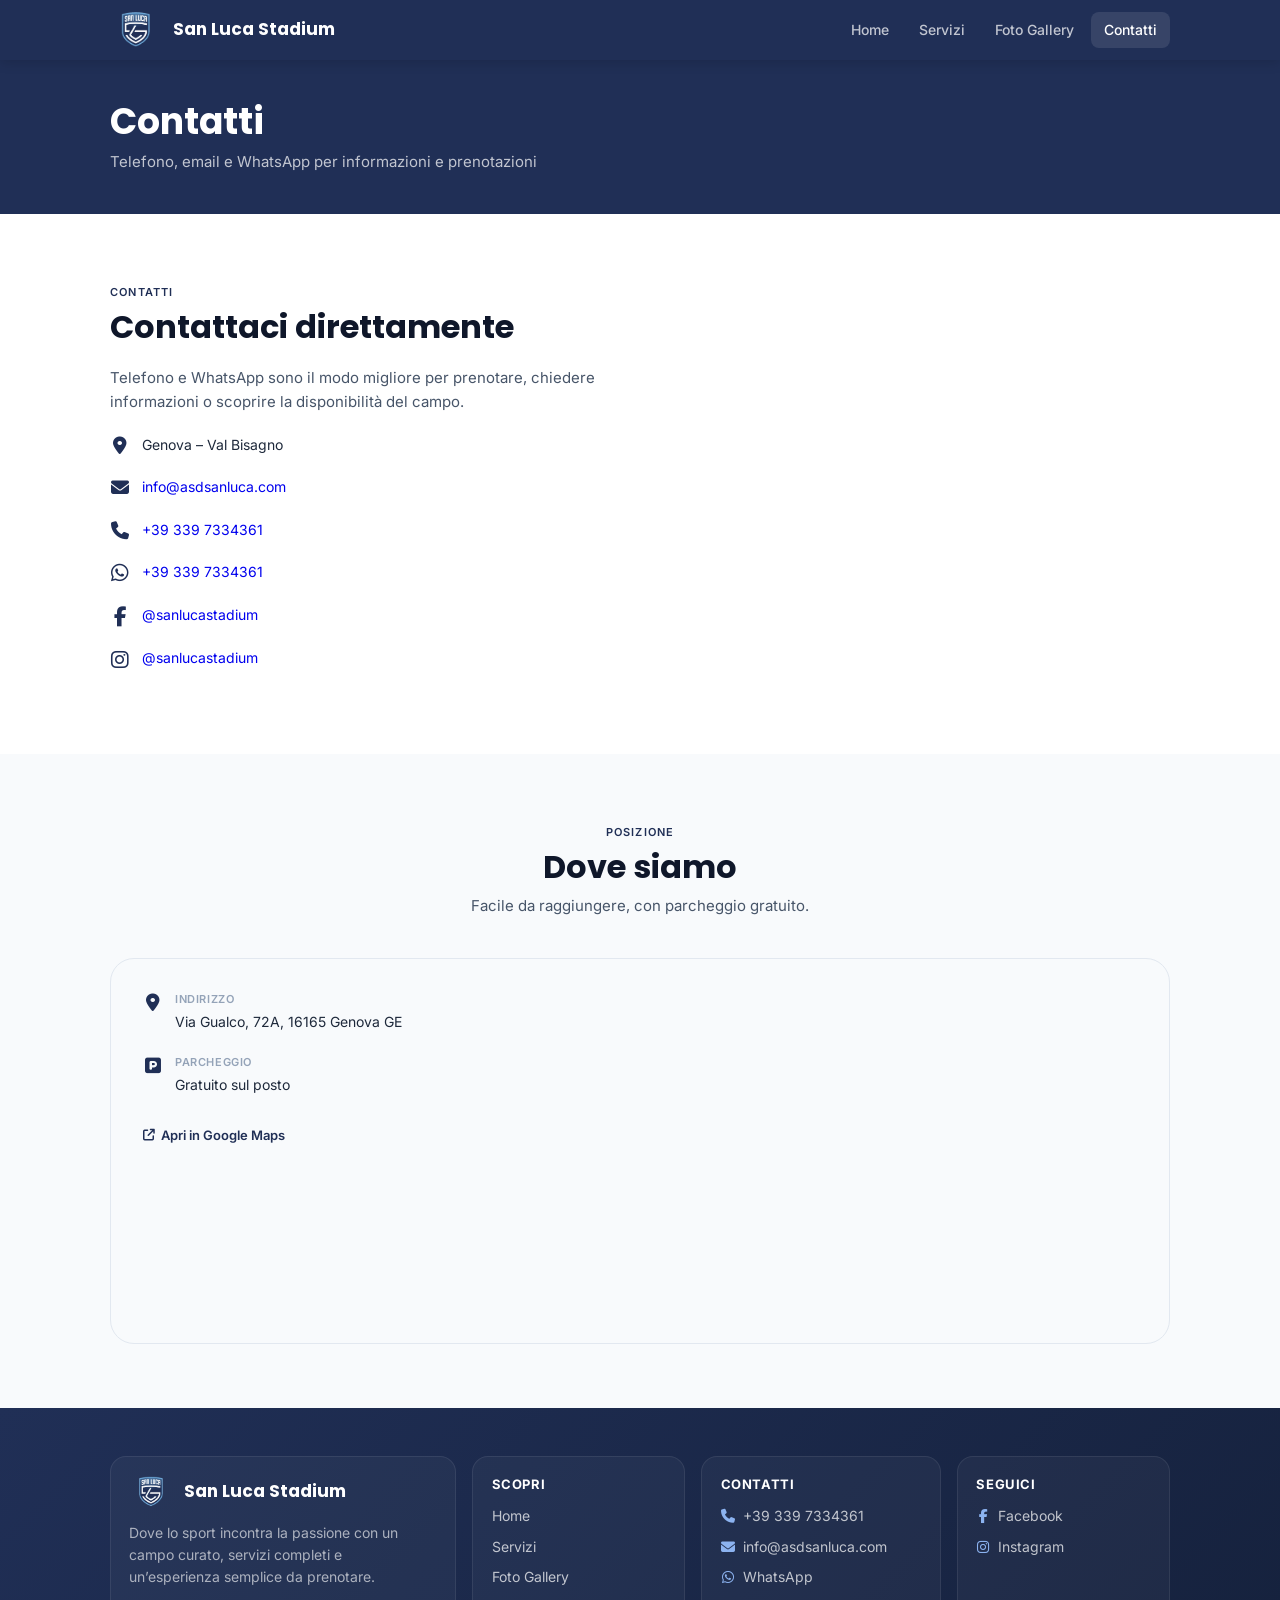
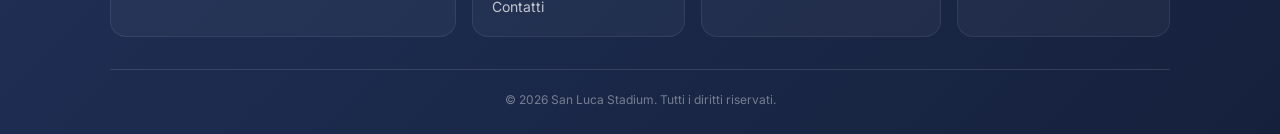
<file: contatti.html>
<!DOCTYPE html>
<html lang="it">
<head>
  <meta charset="UTF-8" />
  <meta name="viewport" content="width=device-width, initial-scale=1.0" />
  <title>Contatti — San Luca Stadium</title>
  <meta name="description" content="Contatta il San Luca Stadium per informazioni e prenotazioni. Telefono, email e WhatsApp." />
  <link rel="icon" href="favicon/favicon.ico" sizes="any" />
  <link rel="icon" type="image/svg+xml" href="favicon/favicon.svg" />
  <link rel="apple-touch-icon" href="favicon/apple-touch-icon.png" />
  <link rel="manifest" href="favicon/site.webmanifest" />
  <link rel="preconnect" href="https://fonts.googleapis.com" />
  <link rel="preconnect" href="https://fonts.gstatic.com" crossorigin />
  <link href="https://fonts.googleapis.com/css2?family=Poppins:wght@600;700&family=Inter:wght@400;500;600&display=swap" rel="stylesheet" />
  <link rel="stylesheet" href="https://cdnjs.cloudflare.com/ajax/libs/font-awesome/6.5.0/css/all.min.css" />
  <link rel="stylesheet" href="style.css" />
</head>
<body>

  <header class="header" id="header">
    <div class="header-inner">
      <a href="index.html" class="logo">
        <img src="img/logo.png" alt="Logo San Luca Stadium" class="site-logo" />
        <span>San Luca Stadium</span>
      </a>
      <nav class="nav" id="nav">
        <a href="index.html" class="nav-link">Home</a>
        <a href="servizi.html" class="nav-link">Servizi</a>
        <a href="fotogallery.html" class="nav-link">Foto Gallery</a>
        <a href="contatti.html" class="nav-link active">Contatti</a>
      </nav>
      <button class="hamburger" id="hamburger" aria-label="Apri menu" aria-expanded="false">
        <span></span><span></span><span></span>
      </button>
    </div>
  </header>

  <main>

    <div class="page-hero">
      <div class="container">
        <h1>Contatti</h1>
        <p>Telefono, email e WhatsApp per informazioni e prenotazioni</p>
      </div>
    </div>

    <section class="section bg-white">
      <div class="container">
        <div class="contatti-grid">
          <div class="contact-details">
            <span class="section-label">Contatti</span>
            <h2 style="margin-bottom: 1.25rem;">Contattaci direttamente</h2>
            <p>Telefono e WhatsApp sono il modo migliore per prenotare, chiedere informazioni o scoprire la disponibilità del campo.</p>
            <div class="info-item" style="margin-top: 1.25rem;">
              <i class="fa-solid fa-location-dot" aria-hidden="true" style="color: var(--green-primary); font-size: 18px; margin-top: 3px; width: 20px; text-align: center;"></i>
              <div>
                <p>Genova – Val Bisagno</p>
              </div>
            </div>
            <div class="info-item">
              <i class="fa-solid fa-envelope" aria-hidden="true" style="color: var(--green-primary); font-size: 18px; margin-top: 3px; width: 20px; text-align: center;"></i>
              <div>
                <p><a href="mailto:info@asdsanluca.com">info@asdsanluca.com</a></p>
              </div>
            </div>
            <div class="info-item">
              <i class="fa-solid fa-phone" aria-hidden="true" style="color: var(--green-primary); font-size: 18px; margin-top: 3px; width: 20px; text-align: center;"></i>
              <div>
                <p><a href="tel:+393397334361">+39 339 7334361</a></p>
              </div>
            </div>
            <div class="info-item">
              <i class="fa-brands fa-whatsapp" aria-hidden="true" style="color: var(--green-primary); font-size: 20px; margin-top: 2px; width: 20px; text-align: center;"></i>
              <div>
                <p> <a href="https://wa.me/393397334361" target="_blank" rel="noopener">+39 339 7334361</a></p>
              </div>
            </div>
            <div class="info-item">
              <i class="fa-brands fa-facebook-f" aria-hidden="true" style="color: var(--green-primary); font-size: 20px; margin-top: 3px; width: 20px; text-align: center;"></i>
              <div>
                <p> <a href="https://www.facebook.com/sanlucastadium" target="_blank" rel="noopener">@sanlucastadium</a></p>
              </div>
            </div>
            <div class="info-item">
              <i class="fa-brands fa-instagram" aria-hidden="true" style="color: var(--green-primary); font-size: 20px; margin-top: 3px; width: 20px; text-align: center;"></i>
              <div>
                <p> <a href="https://www.instagram.com/sanlucastadium" target="_blank" rel="noopener">@sanlucastadium</a></p>
              </div>
            </div>
          </div>
        </div>
      </div>
    </section>

    <!-- DOVE SIAMO -->
    <section class="section bg-light" id="dove-siamo">
      <div class="container">
        <div class="section-header">
          <span class="section-label">Posizione</span>
          <h2>Dove siamo</h2>
          <p class="section-sub">Facile da raggiungere, con parcheggio gratuito.</p>
        </div>
        <div class="dove-siamo-box">
          <div class="dove-grid">
            <div class="dove-info">
              <div class="info-item">
                <i class="fa-solid fa-location-dot" aria-hidden="true"></i>
                <div>
                  <strong>Indirizzo</strong>
                  <p>Via Gualco, 72A, 16165 Genova GE</p>
                </div>
              </div>
              <div class="info-item">
                <i class="fa-solid fa-square-parking" aria-hidden="true"></i>
                <div>
                  <strong>Parcheggio</strong>
                  <p>Gratuito sul posto</p>
                </div>
              </div>
              <a href="https://share.google/E14PMLFly4Xh3dH7U" target="_blank" rel="noopener" class="maps-link">
                <i class="fa-solid fa-arrow-up-right-from-square" aria-hidden="true"></i>
                Apri in Google Maps
              </a>
            </div>
            <div class="dove-map">
              <iframe
                src="https://www.google.com/maps/embed?pb=!1m18!1m12!1m3!1d2848.441975441024!2d8.997356176046658!3d44.4446076710755!2m3!1f0!2f0!3f0!3m2!1i1024!2i768!4f13.1!3m3!1m2!1s0x12d344c5bb990cad%3A0xcac4a80070c5281!2sCentro%20Sportivo%20San%20Luca!5e0!3m2!1sit!2sit!4v1779873282980!5m2!1sit!2sit"
                width="100%"
                height="320"
                style="border:0; border-radius: 12px;"
                allowfullscreen=""
                loading="lazy"
                referrerpolicy="no-referrer-when-downgrade"
                title="Mappa del San Luca Stadium">
              </iframe>
            </div>
          </div>
        </div>
      </div>
    </section>

  </main>

  <footer class="footer">
    <div class="container">
      <div class="footer-grid">
        <div class="footer-brand">
          <a href="index.html" class="logo logo-footer">
            <img src="img/logo.png" alt="Logo San Luca Stadium" class="site-logo" />
            <span>San Luca Stadium</span>
          </a>
          <p>Dove lo sport incontra la passione con un campo curato, servizi completi e un’esperienza semplice da prenotare.</p>
        </div>
        <div class="footer-links-col">
          <strong>Scopri</strong>
          <a href="index.html">Home</a>
          <a href="servizi.html">Servizi</a>
          <a href="fotogallery.html">Foto Gallery</a>
          <a href="contatti.html">Contatti</a>
        </div>
        <div class="footer-links-col">
          <strong>Contatti</strong>
          <a href="tel:+393397334361"><i class="fa-solid fa-phone"></i> +39 339 7334361</a>
          <a href="mailto:info@asdsanluca.com"><i class="fa-solid fa-envelope"></i> info@asdsanluca.com</a>
          <a href="https://wa.me/393397334361" target="_blank" rel="noopener"><i class="fa-brands fa-whatsapp"></i> WhatsApp</a>
        </div>
        <div class="footer-links-col">
          <strong>Seguici</strong>
          <a href="https://www.facebook.com/sanlucastadium" target="_blank" rel="noopener"><i class="fa-brands fa-facebook-f"></i> Facebook</a>
          <a href="https://www.instagram.com/sanlucastadium" target="_blank" rel="noopener"><i class="fa-brands fa-instagram"></i> Instagram</a>
        </div>
      </div>
      <div class="footer-copy">© 2026 San Luca Stadium. Tutti i diritti riservati.</div>
    </div>
  </footer>

  <script src="main.js"></script>
</body>
</html>
</file>
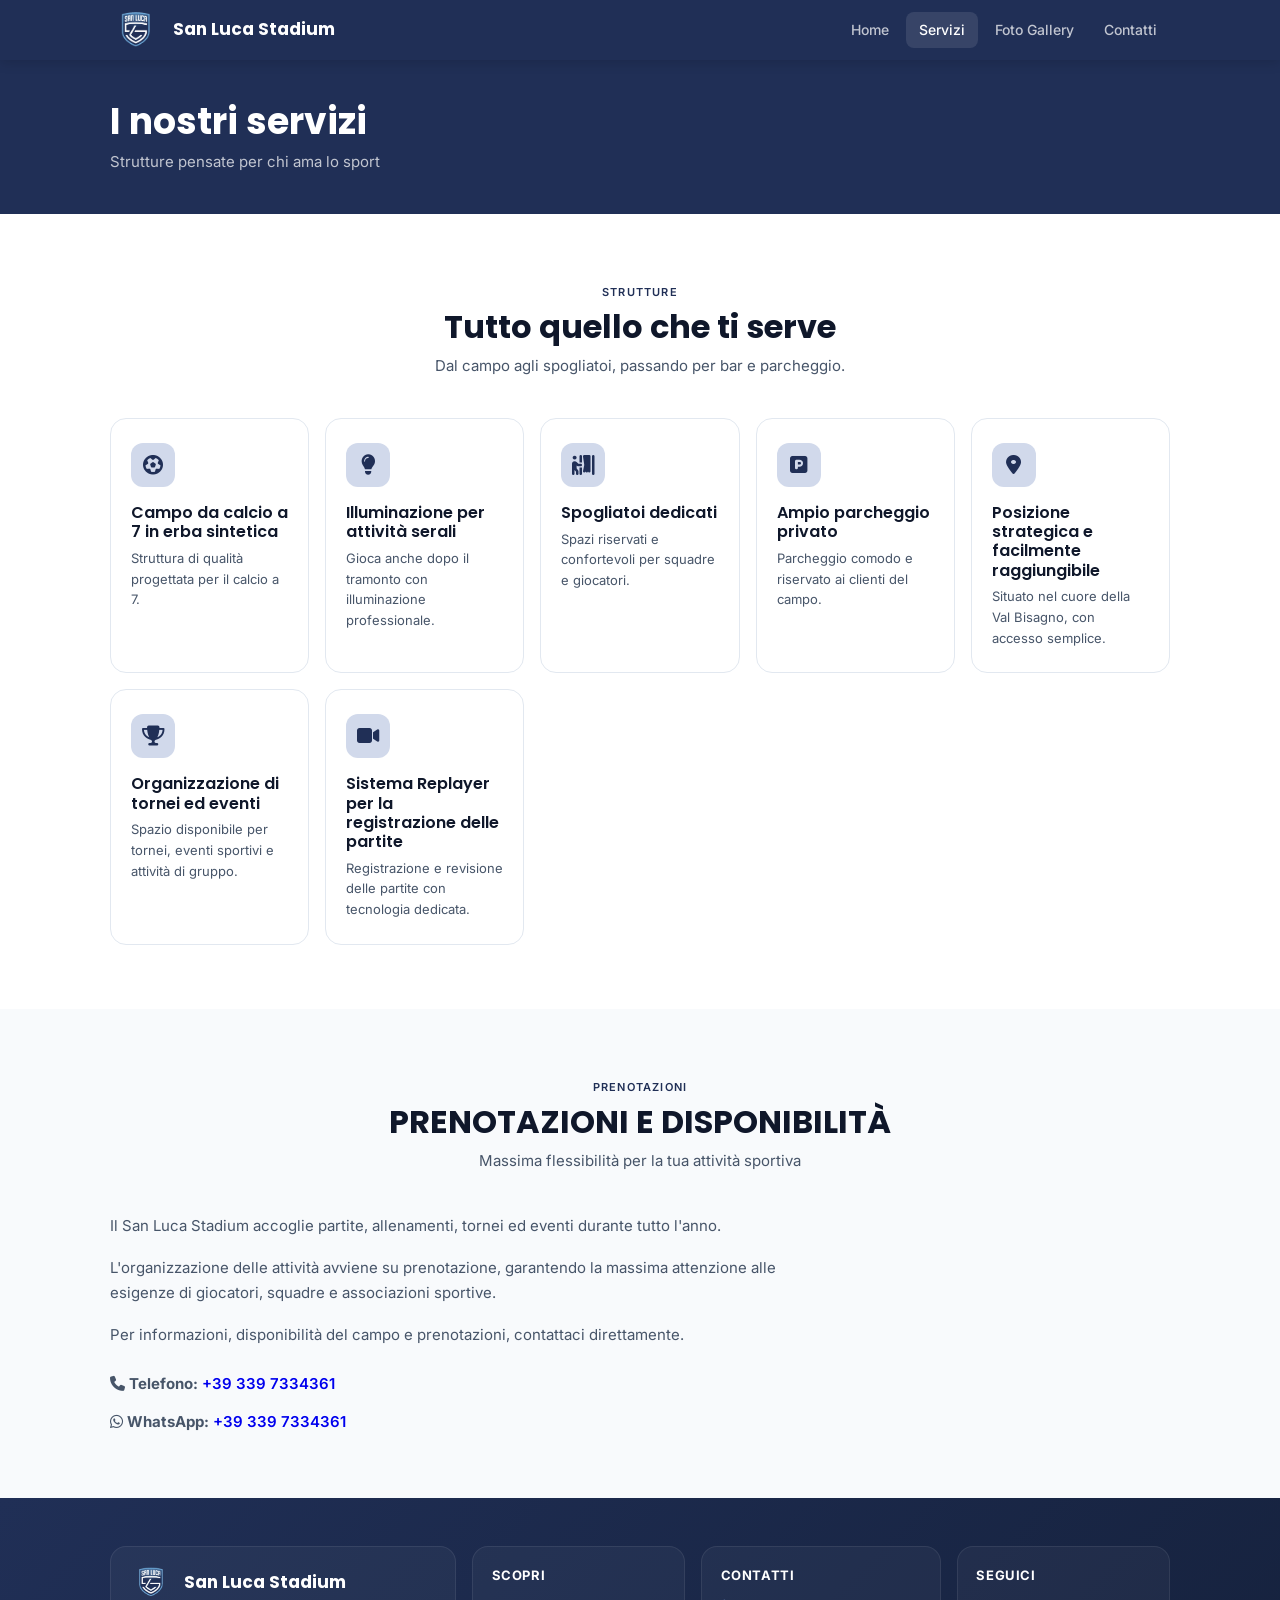
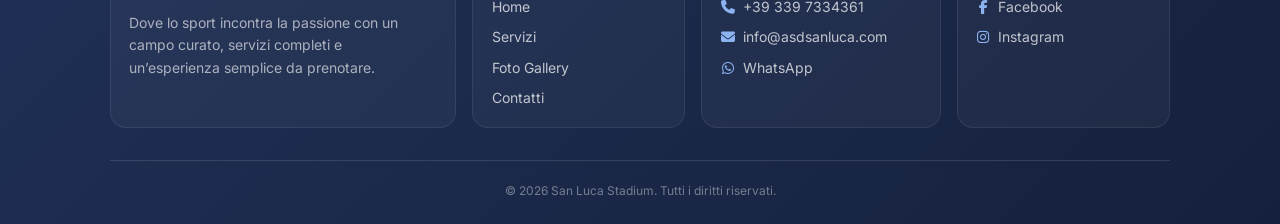
<file: servizi.html>
<!DOCTYPE html>
<html lang="it">
<head>
  <meta charset="UTF-8" />
  <meta name="viewport" content="width=device-width, initial-scale=1.0" />
  <title>Servizi — San Luca Stadium</title>
  <meta name="description" content="Scopri tutti i servizi di San Luca Stadium: erba sintetica, spogliatoi, parcheggio, illuminazione notturna e molto altro." />
  <link rel="icon" href="favicon/favicon.ico" sizes="any" />
  <link rel="icon" type="image/svg+xml" href="favicon/favicon.svg" />
  <link rel="apple-touch-icon" href="favicon/apple-touch-icon.png" />
  <link rel="manifest" href="favicon/site.webmanifest" />
  <link rel="preconnect" href="https://fonts.googleapis.com" />
  <link rel="preconnect" href="https://fonts.gstatic.com" crossorigin />
  <link href="https://fonts.googleapis.com/css2?family=Poppins:wght@600;700&family=Inter:wght@400;500;600&display=swap" rel="stylesheet" />
  <link rel="stylesheet" href="https://cdnjs.cloudflare.com/ajax/libs/font-awesome/6.5.0/css/all.min.css" />
  <link rel="stylesheet" href="style.css" />
</head>
<body>

  <header class="header" id="header">
    <div class="header-inner">
      <a href="index.html" class="logo">
        <img src="img/logo.png" alt="Logo San Luca Stadium" class="site-logo" />
        <span>San Luca Stadium</span>
      </a>
      <nav class="nav" id="nav">
        <a href="index.html" class="nav-link">Home</a>
        <a href="servizi.html" class="nav-link active">Servizi</a>
        <a href="fotogallery.html" class="nav-link">Foto Gallery</a>
        <a href="contatti.html" class="nav-link">Contatti</a>
      </nav>
      <button class="hamburger" id="hamburger" aria-label="Apri menu" aria-expanded="false">
        <span></span><span></span><span></span>
      </button>
    </div>
  </header>

  <main>

    <div class="page-hero">
      <div class="container">
        <h1>I nostri servizi</h1>
        <p>Strutture pensate per chi ama lo sport</p>
      </div>
    </div>

    <section class="section bg-white">
      <div class="container">
        <div class="section-header">
          <span class="section-label">Strutture</span>
          <h2>Tutto quello che ti serve</h2>
          <p class="section-sub">Dal campo agli spogliatoi, passando per bar e parcheggio.</p>
        </div>
        <div class="card-grid">
          <div class="card">
            <div class="card-icon"><i class="fa-solid fa-futbol" aria-hidden="true"></i></div>
            <h3>Campo da calcio a 7 in erba sintetica</h3>
            <p>Struttura di qualità progettata per il calcio a 7.</p>
          </div>
          <div class="card">
            <div class="card-icon"><i class="fa-solid fa-lightbulb" aria-hidden="true"></i></div>
            <h3>Illuminazione per attività serali</h3>
            <p>Gioca anche dopo il tramonto con illuminazione professionale.</p>
          </div>
          <div class="card">
            <div class="card-icon"><i class="fa-solid fa-person-booth" aria-hidden="true"></i></div>
            <h3>Spogliatoi dedicati</h3>
            <p>Spazi riservati e confortevoli per squadre e giocatori.</p>
          </div>
          <div class="card">
            <div class="card-icon"><i class="fa-solid fa-square-parking" aria-hidden="true"></i></div>
            <h3>Ampio parcheggio privato</h3>
            <p>Parcheggio comodo e riservato ai clienti del campo.</p>
          </div>
          <div class="card">
            <div class="card-icon"><i class="fa-solid fa-location-dot" aria-hidden="true"></i></div>
            <h3>Posizione strategica e facilmente raggiungibile</h3>
            <p>Situato nel cuore della Val Bisagno, con accesso semplice.</p>
          </div>
          <div class="card">
            <div class="card-icon"><i class="fa-solid fa-trophy" aria-hidden="true"></i></div>
            <h3>Organizzazione di tornei ed eventi</h3>
            <p>Spazio disponibile per tornei, eventi sportivi e attività di gruppo.</p>
          </div>
          <div class="card">
            <div class="card-icon"><i class="fa-solid fa-video" aria-hidden="true"></i></div>
            <h3>Sistema Replayer per la registrazione delle partite</h3>
            <p>Registrazione e revisione delle partite con tecnologia dedicata.</p>
          </div>
        </div>
      </div>
    </section>

    <section class="section bg-light">
      <div class="container">
        <div class="section-header">
          <span class="section-label">Prenotazioni</span>
          <h2>PRENOTAZIONI E DISPONIBILITÀ</h2>
          <p class="section-sub">Massima flessibilità per la tua attività sportiva</p>
        </div>
        <div class="booking-copy">
          <p>Il San Luca Stadium accoglie partite, allenamenti, tornei ed eventi durante tutto l'anno.</p>
          <p>L'organizzazione delle attività avviene su prenotazione, garantendo la massima attenzione alle esigenze di giocatori, squadre e associazioni sportive.</p>
          <p>Per informazioni, disponibilità del campo e prenotazioni, contattaci direttamente.</p>
        </div>
        <div class="booking-contacts">
          <p><i class="fa-solid fa-phone" aria-hidden="true"></i> <strong>Telefono:</strong> <a href="tel:+393397334361">+39 339 7334361</a></p>
          <p><i class="fa-brands fa-whatsapp" aria-hidden="true"></i> <strong>WhatsApp:</strong> <a href="https://wa.me/393397334361" target="_blank" rel="noopener">+39 339 7334361</a></p>
        </div>
      </div>
    </section>

  </main>

  <footer class="footer">
    <div class="container">
      <div class="footer-grid">
        <div class="footer-brand">
          <a href="index.html" class="logo logo-footer">
            <img src="img/logo.png" alt="Logo San Luca Stadium" class="site-logo" />
            <span>San Luca Stadium</span>
          </a>
          <p>Dove lo sport incontra la passione con un campo curato, servizi completi e un’esperienza semplice da prenotare.</p>
        </div>
        <div class="footer-links-col">
          <strong>Scopri</strong>
          <a href="index.html">Home</a>
          <a href="servizi.html">Servizi</a>
          <a href="fotogallery.html">Foto Gallery</a>
          <a href="contatti.html">Contatti</a>
        </div>
        <div class="footer-links-col">
          <strong>Contatti</strong>
          <a href="tel:+393397334361"><i class="fa-solid fa-phone"></i> +39 339 7334361</a>
          <a href="mailto:info@asdsanluca.com"><i class="fa-solid fa-envelope"></i> info@asdsanluca.com</a>
          <a href="https://wa.me/393397334361" target="_blank" rel="noopener"><i class="fa-brands fa-whatsapp"></i> WhatsApp</a>
        </div>
        <div class="footer-links-col">
          <strong>Seguici</strong>
          <a href="https://www.facebook.com/sanlucastadium" target="_blank" rel="noopener"><i class="fa-brands fa-facebook-f"></i> Facebook</a>
          <a href="https://www.instagram.com/sanlucastadium" target="_blank" rel="noopener"><i class="fa-brands fa-instagram"></i> Instagram</a>
        </div>
      </div>
      <div class="footer-copy">© 2026 San Luca Stadium. Tutti i diritti riservati.</div>
    </div>
  </footer>

  <script src="main.js"></script>
</body>
</html>
</file>
<file: style.css>
/* =============================================
   RESET & BASE
   ============================================= */
*, *::before, *::after { box-sizing: border-box; margin: 0; padding: 0; }

html {
  scroll-behavior: smooth;
  font-size: 16px;
}

body {
  min-height: 100vh;
  display: flex;
  flex-direction: column;
  font-family: 'Inter', sans-serif;
  color: #0f172a;
  background: #f8fafc;
  line-height: 1.6;
}

main { flex: 1; }

img { max-width: 100%; height: auto; display: block; }
a { text-decoration: none; }

/* =============================================
   CSS VARIABLES
   ============================================= */
:root {
  --green-dark:    #202f56;
  --green-primary: #202f56;
  --green-mid:     #3b4c7c;
  --green-light:   #d1d9eb;
  --lime:          #8cb3f0;
  --white:         #ffffff;
  --gray-50:       #f8fafc;
  --gray-100:      #f1f5f9;
  --gray-200:      #e2e8f0;
  --gray-400:      #94a3b8;
  --gray-600:      #475569;
  --gray-800:      #1e293b;
  --text:          #0f172a;

  --radius-sm:  8px;
  --radius-md:  12px;
  --radius-lg:  16px;
  --radius-xl:  24px;
  --radius-pill: 999px;

  --shadow-sm:  0 1px 3px rgba(0,0,0,.08);
  --shadow-md:  0 4px 16px rgba(0,0,0,.10);
  --shadow-lg:  0 8px 32px rgba(0,0,0,.12);

  --transition: all .25s ease;
  --header-h:   60px;
}

/* =============================================
   TYPOGRAPHY
   ============================================= */
h1, h2, h3 { font-family: 'Poppins', sans-serif; line-height: 1.2; }
h1 { font-size: clamp(26px, 6vw, 48px); font-weight: 700; }
h2 { font-size: clamp(20px, 4vw, 32px); font-weight: 700; }
h3 { font-size: 16px; font-weight: 600; }
p  { font-size: 15px; color: var(--gray-600); }

/* =============================================
   LAYOUT UTILITIES
   ============================================= */
.container {
  width: 100%;
  max-width: 1100px;
  margin: 0 auto;
  padding: 0 1.25rem;
}

.section { padding: 4rem 0; }
.bg-white  { background: var(--white); }
.bg-light  { background: var(--gray-50); }

.section-header { text-align: center; margin-bottom: 2.5rem; }
.section-header h2 { margin-bottom: .5rem; }

.section-label {
  display: inline-block;
  font-size: 11px;
  font-weight: 600;
  color: var(--green-primary);
  letter-spacing: 1.2px;
  text-transform: uppercase;
  margin-bottom: .4rem;
}

.section-sub { color: var(--gray-600); font-size: 15px; }

.section-cta { text-align: center; margin-top: 2rem; }

/* =============================================
   BUTTONS
   ============================================= */
.btn {
  display: inline-block;
  padding: 12px 28px;
  border-radius: var(--radius-pill);
  font-family: 'Inter', sans-serif;
  font-size: 14px;
  font-weight: 600;
  transition: var(--transition);
  cursor: pointer;
  border: 2px solid transparent;
}
.btn i {
  display: inline-flex;
  align-items: center;
  margin-right: .5rem;
}

.btn-primary {
  background: var(--green-primary);
  color: var(--white);
  border-color: var(--green-primary);
}
.btn-primary:hover {
  background: var(--green-dark);
  border-color: var(--green-dark);
  transform: translateY(-1px);
  box-shadow: var(--shadow-md);
}

.btn-whatsapp {
  background: #25D366;
  color: var(--white);
  border-color: #25D366;
}
.btn-whatsapp:hover {
  background: #1ebc57;
  border-color: #1ebc57;
  transform: translateY(-1px);
  box-shadow: var(--shadow-md);
}

.btn-outline {
  background: transparent;
  color: var(--white);
  border-color: rgba(255,255,255,.45);
}
.btn-outline:hover {
  background: rgba(255,255,255,.12);
  border-color: rgba(255,255,255,.7);
}

/* =============================================
   HEADER
   ============================================= */
.header {
  position: sticky;
  top: 0;
  z-index: 100;
  background: var(--green-dark);
  height: var(--header-h);
  box-shadow: 0 2px 12px rgba(0,0,0,.15);
}

.header-inner {
  max-width: 1100px;
  margin: 0 auto;
  padding: 0 1.25rem;
  height: 100%;
  display: flex;
  align-items: center;
  justify-content: space-between;
  gap: 1rem;
}

.logo {
  display: flex;
  align-items: center;
  gap: 9px;
  color: var(--white);
  font-family: 'Poppins', sans-serif;
  font-size: 17px;
  font-weight: 700;
  white-space: nowrap;
}
.logo img.site-logo { width: 54px; max-height: 54px; height: auto; border-radius: 10px; object-fit: contain; display: block; }
.logo i { color: var(--lime); font-size: 20px; }
.logo-footer { margin-bottom: .75rem; }

@media (max-width: 640px) {
  .logo img.site-logo { width: 54px; max-height: 54px; }
}

.nav { display: flex; align-items: center; gap: 4px; }

.nav-link {
  color: rgba(255,255,255,.72);
  font-size: 14px;
  font-weight: 500;
  padding: 7px 13px;
  border-radius: var(--radius-sm);
  transition: var(--transition);
}
.nav-link:hover, .nav-link.active {
  color: var(--white);
  background: rgba(255,255,255,.1);
}

/* Hamburger */
.hamburger {
  display: none;
  flex-direction: column;
  gap: 5px;
  background: none;
  border: none;
  cursor: pointer;
  padding: 6px;
}
.hamburger span {
  display: block;
  width: 22px;
  height: 2px;
  background: var(--white);
  border-radius: 2px;
  transition: var(--transition);
}
.hamburger.open span:nth-child(1) { transform: translateY(7px) rotate(45deg); }
.hamburger.open span:nth-child(2) { opacity: 0; }
.hamburger.open span:nth-child(3) { transform: translateY(-7px) rotate(-45deg); }

/* Mobile nav */
@media (max-width: 640px) {
  .hamburger { display: flex; }
  .nav {
    display: none;
    position: absolute;
    top: var(--header-h);
    left: 0; right: 0;
    background: var(--green-dark);
    flex-direction: column;
    align-items: stretch;
    padding: .75rem 1.25rem 1rem;
    gap: 4px;
    box-shadow: 0 8px 24px rgba(0,0,0,.2);
  }
  .nav.open { display: flex; }
  .nav-link { padding: 12px 14px; border-radius: var(--radius-sm); }
}

/* =============================================
   HERO
   ============================================= */
.hero {
  position: relative;
  min-height: 520px;
  display: flex;
  align-items: center;
  justify-content: center;
  text-align: center;
  background: var(--green-dark);
  overflow: hidden;
  padding: 5rem 1.25rem;
}

.hero::before {
  content: '';
  position: absolute;
  inset: 0;
  background-image:
    linear-gradient(rgba(32,47,86,.45), rgba(32,47,86,.45)),
    url("img/campo-san-luca-genova (9).jpeg");
  background-size: cover;
  background-position: center;
  background-repeat: no-repeat;
  filter: blur(4px);
  transform: scale(1.03);
  z-index: 0;
}

.hero::after {
  content: '';
  position: absolute;
  inset: 0;
  background:
    repeating-linear-gradient(90deg, rgba(255,255,255,.03) 0, rgba(255,255,255,.03) 1px, transparent 1px, transparent 64px),
    repeating-linear-gradient(0deg, rgba(255,255,255,.03) 0, rgba(255,255,255,.03) 1px, transparent 1px, transparent 64px);
  z-index: 1;
}

.hero-content {
  position: relative;
  z-index: 2;
  max-width: 680px;
}

.hero h1 {
  color: var(--white);
  margin-bottom: .75rem;
}

.hero p {
  color: rgba(255,255,255,.72);
  font-size: 16px;
  margin-bottom: 2rem;
}

.hero-actions {
  display: flex;
  gap: 12px;
  justify-content: center;
  flex-wrap: wrap;
}

/* =============================================
   TWO COL (Chi siamo)
   ============================================= */
.two-col {
  display: grid;
  grid-template-columns: 1fr 1fr;
  gap: 3rem;
  align-items: center;
}

.col-text .section-label { margin-bottom: .4rem; }
.col-text h2 { margin-bottom: 1rem; }
.col-text p  { margin-bottom: .75rem; }

.col-img img {
  border-radius: var(--radius-lg);
  box-shadow: var(--shadow-lg);
  width: 100%;
  object-fit: cover;
  aspect-ratio: 4/3;
}

@media (max-width: 768px) {
  .two-col {
    grid-template-columns: 1fr;
    gap: 1.75rem;
  }
  .col-img { order: -1; }
}

/* =============================================
   CARD GRID
   ============================================= */
.card-grid {
  display: grid;
  grid-template-columns: repeat(auto-fit, minmax(180px, 1fr));
  gap: 16px;
}

.card {
  background: var(--white);
  border: 0.5px solid var(--gray-200);
  border-radius: var(--radius-lg);
  padding: 1.5rem 1.25rem;
  transition: var(--transition);
}
.card:hover {
  transform: translateY(-3px);
  box-shadow: var(--shadow-md);
}

.card-icon {
  width: 44px;
  height: 44px;
  background: var(--green-light);
  border-radius: var(--radius-md);
  display: flex;
  align-items: center;
  justify-content: center;
  margin-bottom: 1rem;
}
.card-icon i { color: var(--green-primary); font-size: 20px; }

.card h3 { margin-bottom: .4rem; color: var(--text); }
.card p   { font-size: 13px; }

/* =============================================
   DOVE SIAMO
   ============================================= */
.dove-siamo-box {
  background: var(--gray-50);
  border: 0.5px solid var(--gray-200);
  border-radius: var(--radius-xl);
  padding: 2rem;
}

.dove-grid {
  display: grid;
  grid-template-columns: 1fr 1.2fr;
  gap: 2rem;
  align-items: start;
}

.info-item {
  display: flex;
  align-items: flex-start;
  gap: 12px;
  margin-bottom: 1.25rem;
}
.info-item i {
  color: var(--green-primary);
  font-size: 18px;
  margin-top: 3px;
  flex-shrink: 0;
  width: 20px;
  text-align: center;
}
.info-item strong {
  display: block;
  font-size: 11px;
  font-weight: 600;
  color: var(--gray-400);
  text-transform: uppercase;
  letter-spacing: .6px;
  margin-bottom: 3px;
}
.info-item p { font-size: 14px; color: var(--gray-800); }

.maps-link {
  display: inline-flex;
  align-items: center;
  gap: 6px;
  color: var(--green-primary);
  font-size: 13px;
  font-weight: 600;
  margin-top: .5rem;
  transition: var(--transition);
}
.maps-link:hover { color: var(--green-dark); }
.maps-link i { font-size: 12px; }

.dove-map {
  overflow: hidden;
  border-radius: var(--radius-md);
  height: 320px;
}

.dove-map iframe {
  display: block;
  width: 100%;
  height: 100%;
  border: 0;
}

@media (max-width: 640px) {
  .dove-grid { grid-template-columns: 1fr; }
  .dove-siamo-box { padding: 1.25rem; }
  .dove-map { height: 240px; }
}

/* =============================================
   PAGE HERO (interno pagine)
   ============================================= */
.page-hero {
  background: var(--green-primary);
  padding: 2.5rem 1.25rem;
}
.page-hero h1 { color: var(--white); font-size: clamp(22px, 5vw, 36px); margin-bottom: .4rem; }
.page-hero p  { color: rgba(255,255,255,.72); font-size: 15px; }

/* =============================================
   SERVIZI — prenotazioni
   ============================================= */
.feature-list {
  display: grid;
  grid-template-columns: repeat(2, minmax(0, 1fr));
  gap: 1rem;
}
.feature-item {
  display: flex;
  align-items: flex-start;
  gap: 0.75rem;
  padding: 1rem;
  background: var(--white);
  border-radius: var(--radius-md);
  box-shadow: var(--shadow-sm);
}
.feature-item p {
  margin: 0;
  color: var(--gray-600);
}
.feature-icon {
  font-size: 1.35rem;
  line-height: 1;
}

@media (max-width: 768px) {
  .feature-list {
    grid-template-columns: 1fr;
  }
}

/* =============================================
   GALLERY
   ============================================= */
.gallery-grid {
  display: grid;
  grid-template-columns: repeat(3, 1fr);
  gap: 10px;
}
.video-block {
  margin-bottom: 2rem;
}
.video-block .section-label {
  display: inline-block;
  font-size: 11px;
  font-weight: 600;
  color: var(--green-primary);
  letter-spacing: 1.2px;
  text-transform: uppercase;
  margin-bottom: .75rem;
}
.video-block video {
  width: 100%;
  max-height: 480px;
  border-radius: var(--radius-lg);
  background: var(--gray-100);
  box-shadow: var(--shadow-md);
}
.gallery-item {
  aspect-ratio: 4/3;
  border-radius: var(--radius-md);
  overflow: hidden;
  cursor: pointer;
  position: relative;
}
.gallery-item img {
  width: 100%;
  height: 100%;
  object-fit: cover;
  transition: transform .4s ease;
}
.gallery-item:hover img { transform: scale(1.05); }
.gallery-item::after {
  content: '\f00e';
  font-family: 'Font Awesome 6 Free';
  font-weight: 900;
  position: absolute;
  inset: 0;
  display: flex;
  align-items: center;
  justify-content: center;
  font-size: 24px;
  color: white;
  background: rgba(32,47,86,.5);
  opacity: 0;
  transition: var(--transition);
}
.gallery-item:hover::after { opacity: 1; }

@media (max-width: 640px) {
  .gallery-grid { grid-template-columns: repeat(2, 1fr); }
}
@media (max-width: 400px) {
  .gallery-grid { grid-template-columns: 1fr; }
}

/* LIGHTBOX */
.lightbox {
  display: none;
  position: fixed;
  inset: 0;
  background: rgba(0,0,0,.88);
  z-index: 1000;
  align-items: center;
  justify-content: center;
}
.lightbox.open { display: flex; }
.lightbox-img {
  max-width: 90vw;
  max-height: 85vh;
  border-radius: var(--radius-md);
  object-fit: contain;
}
.lightbox-close {
  position: absolute;
  top: 20px; right: 24px;
  color: white;
  font-size: 28px;
  background: none;
  border: none;
  cursor: pointer;
  line-height: 1;
}
.lightbox-prev, .lightbox-next {
  position: absolute;
  top: 50%;
  transform: translateY(-50%);
  color: white;
  font-size: 32px;
  background: rgba(255,255,255,.1);
  border: none;
  cursor: pointer;
  padding: 12px 18px;
  border-radius: var(--radius-md);
  transition: var(--transition);
}
.lightbox-prev:hover, .lightbox-next:hover { background: rgba(255,255,255,.2); }
.lightbox-prev { left: 20px; }
.lightbox-next { right: 20px; }

/* =============================================
   CONTATTI
   ============================================= */
.contatti-grid {
  display: grid;
  grid-template-columns: 1fr 1fr;
  gap: 2.5rem;
  align-items: start;
}

@media (max-width: 768px) {
  .contatti-grid { grid-template-columns: 1fr; }
}

/* Recapiti */
.recapiti h2 { margin-bottom: 1.25rem; }
.recapiti .info-item { margin-bottom: 1rem; }
.recapiti .info-item a { color: var(--text); font-size: 14px; }

/* PRENOTAZIONI */
.booking-copy {
  display: grid;
  gap: 1rem;
  max-width: 700px;
  margin-bottom: 1.5rem;
}
.booking-copy p,
.booking-contacts p {
  margin: 0;
  color: var(--gray-600);
  line-height: 1.7;
}
.booking-contacts {
  display: grid;
  gap: .75rem;
}
.booking-contacts p {
  font-weight: 600;
}

.recapiti h2 { margin-bottom: 1.25rem; }
.recapiti .info-item { margin-bottom: 1rem; }
.recapiti .info-item a { color: var(--text); font-size: 14px; }
.recapiti .info-item a:hover { color: var(--green-primary); }

/* =============================================
   FOOTER
   ============================================= */
.footer {
  background: linear-gradient(135deg, var(--green-dark) 0%, #15213c 100%);
  color: rgba(255,255,255,.72);
  padding: 3rem 0 1.5rem;
}

.footer-grid {
  display: grid;
  grid-template-columns: 1.3fr 0.8fr 0.9fr 0.8fr;
  gap: 1rem;
  margin-bottom: 2rem;
}

.footer-brand,
.footer-links-col {
  background: rgba(255,255,255,.04);
  border: 1px solid rgba(255,255,255,.08);
  border-radius: var(--radius-lg);
  padding: 1.1rem 1.15rem;
}

.footer-brand p {
  font-size: 14px;
  color: rgba(255,255,255,.62);
  max-width: 280px;
  margin-top: .75rem;
}
.footer-brand .logo {
  color: var(--white);
  align-items: center;
}
.footer-brand .logo i { color: var(--lime); }
.footer-brand .logo img.site-logo {
  width: 46px;
  max-height: 46px;
}

.footer-links-col {
  display: flex;
  flex-direction: column;
  gap: 8px;
}
.footer-links-col strong {
  color: var(--white);
  font-size: 13px;
  font-weight: 700;
  margin-bottom: 2px;
  letter-spacing: .6px;
  text-transform: uppercase;
}
.footer-links-col a {
  display: inline-flex;
  align-items: center;
  gap: 8px;
  color: rgba(255,255,255,.72);
  font-size: 14px;
  transition: var(--transition);
}
.footer-links-col a:hover {
  color: var(--white);
  transform: translateX(2px);
}
.footer-links-col a i {
  color: var(--lime);
  width: 14px;
  text-align: center;
}

.footer-copy {
  border-top: 1px solid rgba(255,255,255,.12);
  padding-top: 1.25rem;
  text-align: center;
  font-size: 12px;
  color: rgba(255,255,255,.4);
}

@media (max-width: 900px) {
  .footer-grid {
    grid-template-columns: repeat(2, minmax(0, 1fr));
  }
}

@media (max-width: 640px) {
  .footer {
    padding: 2.25rem 0 1.25rem;
  }
  .footer-grid {
    grid-template-columns: 1fr;
    gap: 0.85rem;
  }
  .footer-brand,
  .footer-links-col {
    padding: 1rem;
  }
  .footer-copy {
    font-size: 11px;
  }
}
</file>
